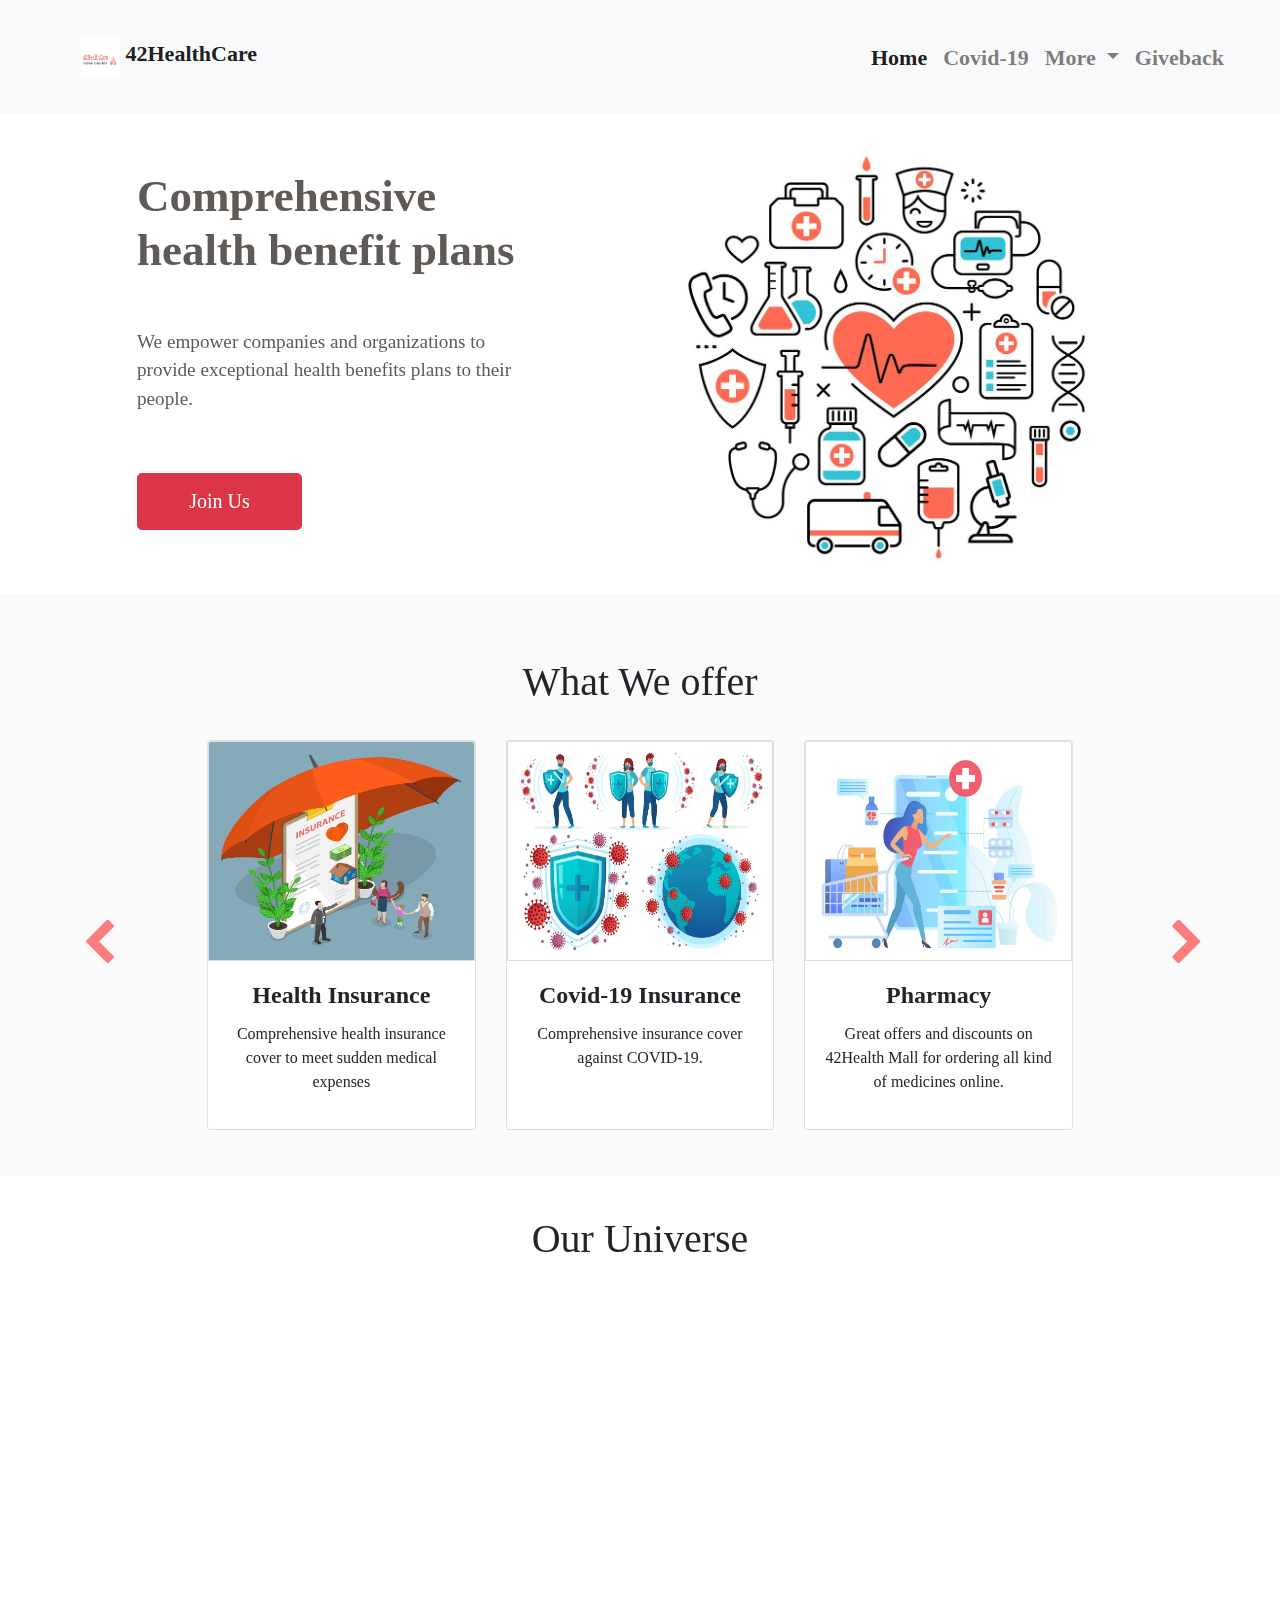
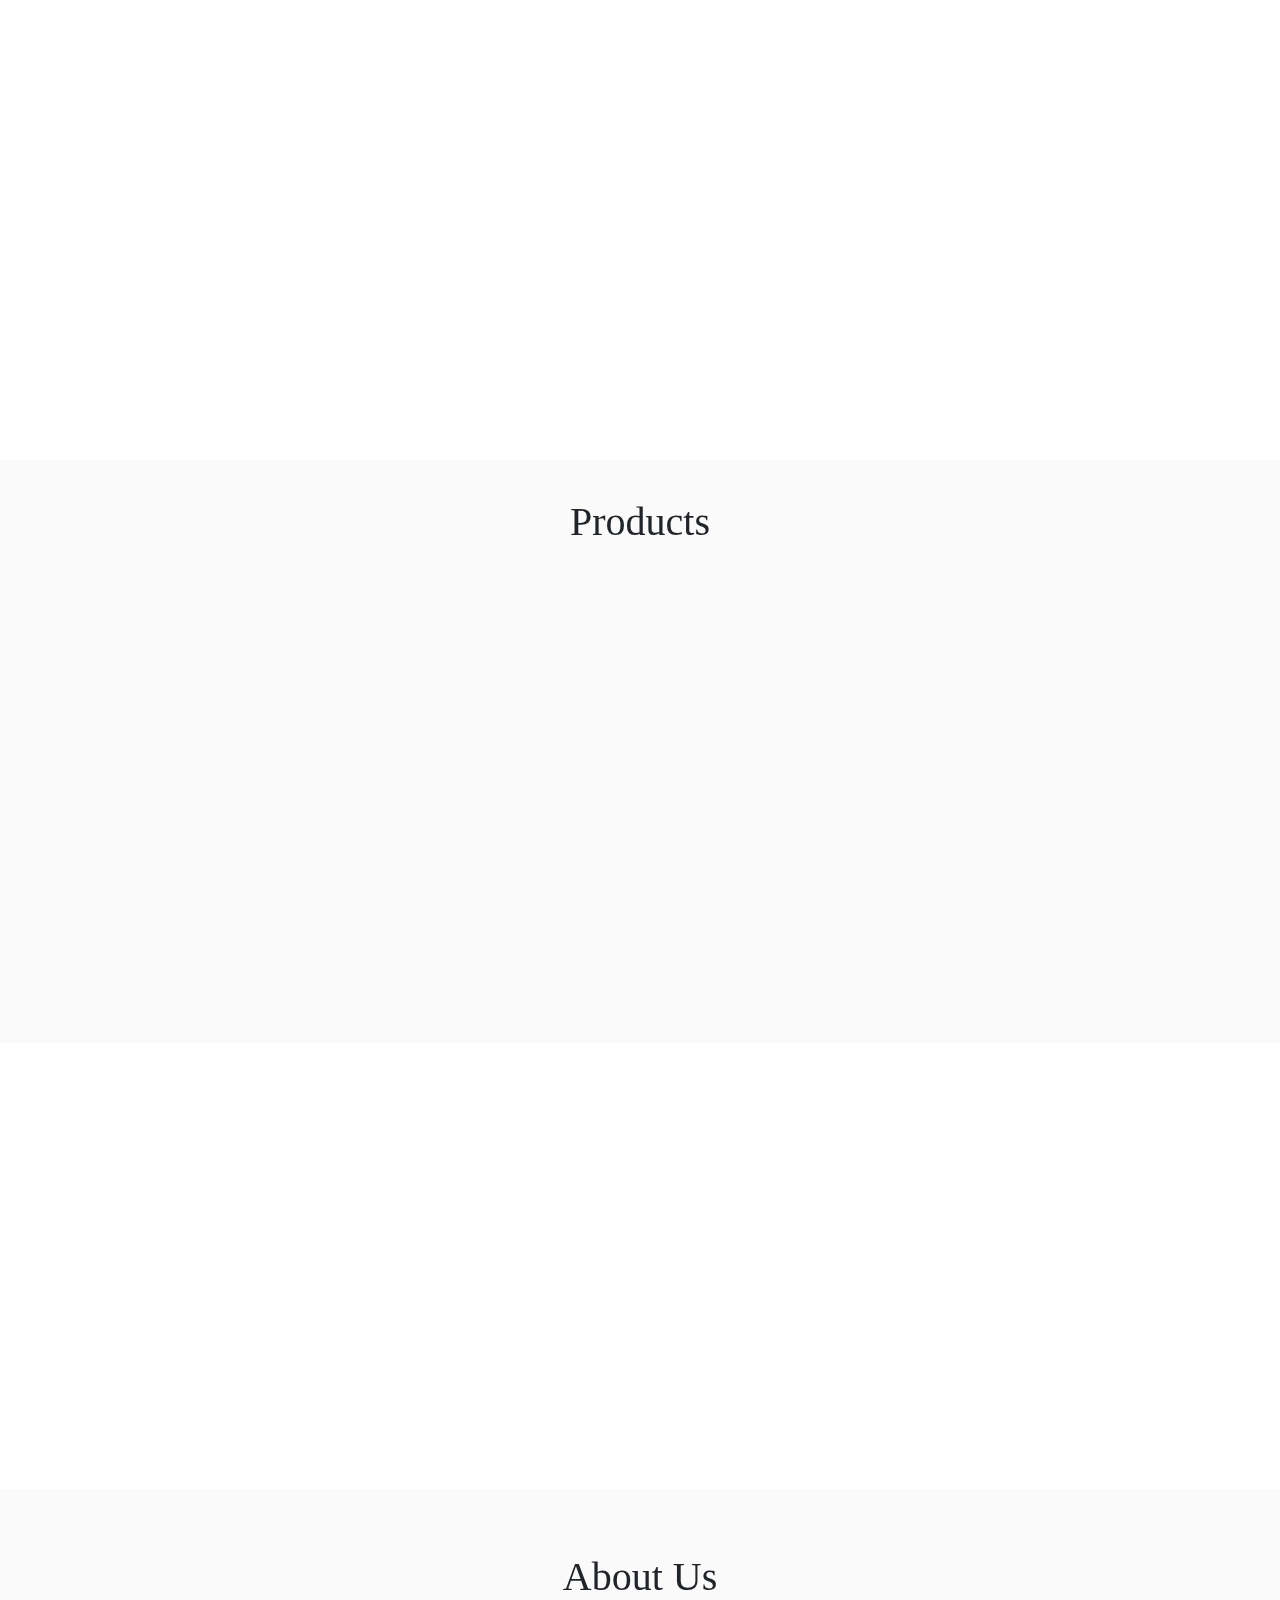
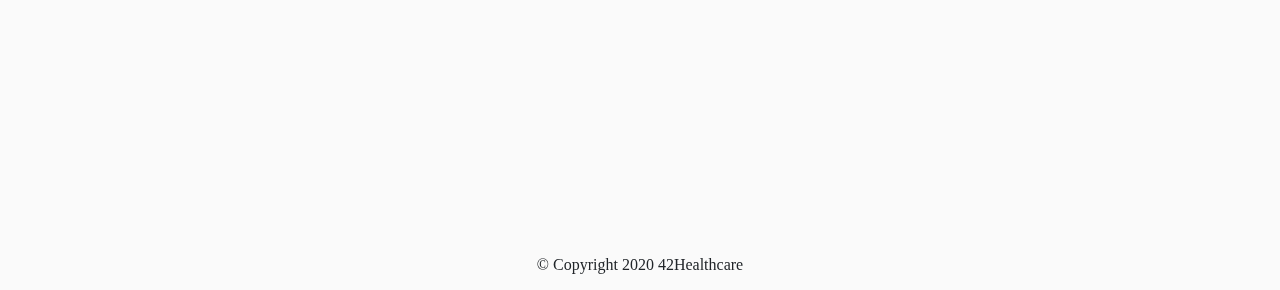
<file: index.html>
<!DOCTYPE html>
<html lang="en" dir="ltr">

<head>
  <meta charset="utf-8">
  <meta name="viewport" content="width=device-width, initial-scale=1">
  <title>42HealthCare</title>
  <link rel="stylesheet" href="https://stackpath.bootstrapcdn.com/bootstrap/4.3.1/css/bootstrap.min.css" integrity="sha384-ggOyR0iXCbMQv3Xipma34MD+dH/1fQ784/j6cY/iJTQUOhcWr7x9JvoRxT2MZw1T" crossorigin="anonymous">
  <link rel="stylesheet" href="https://stackpath.bootstrapcdn.com/font-awesome/4.7.0/css/font-awesome.min.css" type="text/css">
  <link rel="stylesheet" href="styles-1.css">
  <link href="https://unpkg.com/aos@2.3.1/dist/aos.css" rel="stylesheet">
</head>

<body>

  <!-- Navbar -->
  <!-- Image and text -->
  <nav class="navbar navbar-expand-lg navbar-light bg-light sticky-top">
    <a class="navbar-brand" href="index.html">
      <img src="images\42HealthCare.PNG" width="40" height="40" class="d-inline-block align-top" alt="">
      42HealthCare
    </a>
    <button class="navbar-toggler" type="button" data-toggle="collapse" data-target="#navbarNav" aria-controls="navbarNav" aria-expanded="false" aria-label="Toggle navigation">
      <span class="navbar-toggler-icon"></span>
    </button>
    <div class="collapse navbar-collapse" id="navbarNav">
      <ul class="navbar-nav ml-auto">
        <li class="nav-item ">
          <a href="#query_form" class="btn btn-danger btn-lg join-us-nav">Join Us</a>
        </li>
        <li class="nav-item active">
          <a class="nav-link" href="index.html">Home <span class="sr-only">(current)</span></a>
        </li>
        <li class="nav-item">
          <a class="nav-link" href="https://www.covid19india.org/" target="_blank">Covid-19</a>
        </li>
        <li class="nav-item dropdown">
          <a class="nav-link dropdown-toggle" href="#" id="navbarDropdownMenuLink" role="button" data-toggle="dropdown" aria-haspopup="true" aria-expanded="false">
            More
          </a>
          <div class="dropdown-menu" aria-labelledby="navbarDropdownMenuLink">
            <button class="btn btn-light dropdown-item faq-btn" type="button"  onclick="window.location.href='faq.html';">FAQs</button>
            <button class="btn btn-light dropdown-item blog-btn" type="button" onclick="window.location.href='blog.html';">Blog</button>
          </div>
        </li>
        <li class="nav-item">
          <a class="nav-link" href="giveback.html">Giveback</a>
        </li>
      </ul>
    </div>

  </nav>



  <div class="container-fluid container-1">
    <div class="row">
      <div class="col-lg-6 col-md-12 col-sm-12" style="height:100%">
        <h1>Comprehensive health benefit plans</h1>
        <p>We empower companies and organizations to provide exceptional health  benefits plans to their people.</p>
        <div class="join-us">
          <a href="#query_form" class="btn btn-danger btn-lg">Join Us</a>
        </div>
      </div>
      <div class="col-lg-6 col-md-12 col-sm-12">
        <img style="height:100%; width:75%;" src="images\3rd image.jpg" alt="Loading...">
      </div>
    </div>
  </div>


  <!-- <div class="container-fluid container-2 we-offer">
    <h1 style="text-align: center">We offer</h1>
    <div class="row row-1" data-aos="zoom-in">
      <div class="col-lg-3 col-md-6 col-sm-12 card-1" align="center">
        <img class="card-img-top" src="images\pexels-pixabay-268941.jpg" alt="Card image">
      </div>
      <div class="col-lg-9 col-md-6 col-sm-12 card-1" align="center">
        <p>We designed a unique integrated healthcare ecosystem to minimize the risk of getting a COVID-19 infection as much as possible.</p>
      </div>
    </div>

    <div class="row row-2" data-aos="zoom-in">
      <div class="col-lg-3 col-md-6 col-sm-12 card-1" align="center">
        <img class="card-img-top" src="images\photo-1494253109108-2e30c049369b.jpg" alt="Card image">
      </div>
      <div class="col-lg-9 col-md-6 col-sm-12 card-1" align="center">
        <p>
          We provide on-demand healthcare & wellness services such as Online Doctor Consultation, medicine delivery, Lab test at home, Psychological counselor access benefit, online fitness sessions, a nutritionist on call. -- create a box image and
          services originating from it.
        </p>
      </div>
    </div>

    <div class="row row-3" data-aos="zoom-in">
      <div class="col-lg-3 col-md-6 col-sm-12 card-1" align="center">
        <img class="card-img-top" src="images\photo-1494253109108-2e30c049369b.jpg" alt="Card image">
      </div>
      <div class="col-lg-9 col-md-6 col-sm-12 card-1" align="center">
        <p>
          Although we try our best to save you from infections and accidents but in an unfortunate event if it happens we have a range of financial protection plans for maintaining the economic well being of our members.
        </p>
      </div>
    </div>
  </div> -->

  <div class="container-fluid container-2-temp we-offer">
    <h1 style="text-align: center">What We offer</h1>
    <div id="carousel-example" class="carousel slide" data-ride="carousel" data-interval="5000">


      <div class="carousel-inner row w-100 mx-auto" role="listbox" align="center">
         <div class="carousel-item col-12 col-sm-12 col-md-6 col-lg-4 active">
          <div class="card mb-2">
            <img class="card-img-top" src="images\21952685.jpg" alt="Card image cap">
            <div class="card-body">
              <h4 class="card-title font-weight-bold">Health Insurance</h4>
              <p class="card-text">Comprehensive health insurance cover to meet sudden medical expenses</p>
            </div>
          </div>
        </div>
        <div class="carousel-item col-12 col-sm-12 col-md-6 col-lg-4">
          <div class="card mb-2">
            <img class="card-img-top" src="images\31651772.jpg" alt="Card image cap">
            <div class="card-body">
              <h4 class="card-title font-weight-bold">Covid-19 Insurance</h4>
              <p class="card-text">Comprehensive insurance cover against COVID-19.</p>
            </div>
          </div>
        </div>
        <div class="carousel-item col-12 col-sm-12 col-md-6 col-lg-4">
          <div class="card mb-2">
            <img class="card-img-top" src="images\pharmacy.jpg" alt="Card image cap">
            <div class="card-body">
              <h4 class="card-title font-weight-bold">Pharmacy</h4>
              <p class="card-text">Great offers and discounts on 42Health Mall for ordering all kind of medicines online.</p>
            </div>
          </div>
        </div>
        <div class="carousel-item col-12 col-sm-12 col-md-6 col-lg-4">
          <div class="card mb-2">
            <img class="card-img-top" src="images\27158052.jpg" alt="Card image cap">
            <div class="card-body">
              <h4 class="card-title font-weight-bold">Consultation</h4>
              <p class="card-text"> Unlimited specialist doctor consultations.</p>
            </div>
          </div>
        </div>
        <div class="carousel-item col-12 col-sm-12 col-md-6 col-lg-4">
          <div class="card mb-2">
            <img class="card-img-top" src="images\30059696.jpg" alt="Card image cap">
            <div class="card-body">
              <h4 class="card-title font-weight-bold">Lab Test</h4>
              <p class="card-text"> Book health checkups and get doorstep sample collection.</p>
            </div>
          </div>
        </div>
        <div class="carousel-item col-12 col-sm-12 col-md-6 col-lg-4">
          <div class="card mb-2">
            <img class="card-img-top" src="images\22962485.jpg" alt="Card image cap">
            <div class="card-body">
              <h4 class="card-title font-weight-bold">Wellness</h4>
              <p class="card-text">Personalized wellness plans to help members
              achieve their physical and emotional health goals.</p>
            </div>
          </div>
        </div>
        <div class="carousel-item col-12 col-sm-12 col-md-6 col-lg-4">
          <div class="card mb-2">
            <img class="card-img-top" src="images\26547479.jpg" alt="Card image cap">
            <div class="card-body">
              <h4 class="card-title font-weight-bold">Nutrition</h4>
              <p class="card-text">Personalized online coaching with nutritionists and dietitians for healthy food and nutrition.</p>
            </div>
          </div>
        </div>

          <div class="carousel-item col-12 col-sm-12 col-md-6 col-lg-4">
          <div class="card mb-2">
            <img class="card-img-top" src="images\20757136.jpg" alt="Card image cap">
            <div class="card-body">
              <h4 class="card-title font-weight-bold">24*7 Support</h4>
              <p class="card-text">Dedicated relationship managers to aid and support our members.</p>
            </div>
          </div>
        </div>

      </div>

      <a class="carousel-control-prev" href="#carousel-example" role="button" data-slide="prev">
        <i class="fa fa-chevron-left fa-3x" aria-hidden="true"></i>
                <span class="sr-only">Previous</span>
            </a>
            <a class="carousel-control-next" href="#carousel-example" role="button" data-slide="next">
                <i class="fa fa-chevron-right fa-3x" aria-hidden="true"></i>
                <span class="sr-only">Next</span>
            </a>
    </div>
  </div>


  <div class="container-fluid container-2-1 our-universe" align="center">
    <h1 style="text-align: center">Our Universe</h1>
    <div class="universe-image" data-aos="zoom-in" data-aos-easing="linear" data-aos-duration="500">
      <img class="card-img-top" src="images\13962102.jpg" alt="Card image">
    </div>

  </div>


  <!-- <div class="container-fluid container-3 benefts-to-schools">
    <h1 style="text-align: center">Benefits To Schools</h1>
    <div class="row">
      <div class="col-lg-4 col-md-6 col-sm-12 card-1" align="center" >
        <div class="card" style="width: 18rem;" data-aos="fade-right">
          <img class="card-img-top" src="images\photo-1494253109108-2e30c049369b.jpg" alt="Card image">
          <div class="card-body">
            <p class="card-text"><h4>Exclusive access to primary healthcare services</h4></p>
          </div>
        </div>
      </div>
      <div class="col-lg-4 col-md-6 col-sm-12 card-2" align="center">
        <div class="card" style="width: 18rem;" data-aos="fade-up">
          <img class="card-img-top" src="images\photo-1494253109108-2e30c049369b.jpg" alt="Card image">
          <div class="card-body">
            <p class="card-text"><h4> Improved attendance and reduced absenteeism</h4></p>
          </div>
        </div>
      </div>
      <div class="col-lg-4 col-md-6 col-sm-12 card-3" align="center">
        <div class="card" style="width: 18rem;" data-aos="fade-left">
          <img class="card-img-top" src="images\photo-1494253109108-2e30c049369b.jpg" alt="Card image">
          <div class="card-body">
            <p class="card-text"><h4>Better performance of students in exams</h4></p>
          </div>
        </div>
      </div>
    </div>
  </div> -->

  <div class="container-fluid container-4 products">
    <h1 style="text-align: center">Products</h1>
    <div class="row  product-cards">
      <div class="col col-lg-6 col-md-6 col-sm-12 card-1" align="center">
        <div class="card" style="width: 18rem;" data-aos="flip-up">
          <img class="card-img-top" src="images\26597748.jpg" alt="Card image">
          <div class="card-body">
            <p class="card-text"> Corporates and Organizations</p>
            <a href="product-corporate-1.html" class="btn btn-danger btn-lg">Know More </a>
          </div>
        </div>
      </div>
      <div class="col col-lg-6 col-md-6 col-sm-12" align="center">
        <div class="card d-flex" style="width: 18rem;" data-aos="flip-up">
          <img class="card-img-top" src="images\21070780.jpg" alt="Card image">
          <div class="card-body">
            <p class="card-text"> Educational Institutions </p>
            <a href="product-school.html" class="btn btn-danger btn-lg">Know More</a>
          </div>
        </div>
      </div>
    </div>
  </div>

  <!-- <div class="container-fluid container-5 why-us" align="center">
    <h1 style="text-align: center">Why Us</h1>
    <div id="carouselExampleControls" class="carousel slide" data-ride="carousel">
      <div class="carousel-inner" style="height:100%" align="center">
        <div class="carousel-item active">
          <img class="d-block w-75" style="height:30rem;" src="images\Telemedicine.jpeg" alt="First slide">
        </div>
        <div class="carousel-item">
          <img class="d-block w-75" style="height:30rem;" src="images\photo-1494253109108-2e30c049369b.jpg" alt="Second slide">
        </div>
        <div class="carousel-item">
          <img class="d-block w-75" style="height:30rem;" src="images\photo-1494253109108-2e30c049369b.jpg" alt="Third slide">
        </div>
      </div>
      <a class="carousel-control-prev" href="#carouselExampleControls" role="button" data-slide="prev">
        <span class="carousel-control-prev-icon" aria-hidden="true"></span>
        <span class="sr-only">Previous</span>
      </a>
      <a class="carousel-control-next" href="#carouselExampleControls" role="button" data-slide="next">
        <span class="carousel-control-next-icon" aria-hidden="true"></span>
        <span class="sr-only">Next</span>
      </a>
    </div>
  </div>

  <div class="container-fluid container-6  our-story" align="center">
    <h1>Our Story</h1>
    <p  data-aos="zoom-in">Over 3.2 billion school age children spend one third of their time in schools. Schools therefore, constitute a unique setting to help children and adolescents to develop a positive outlook on life and help them establish healthy lifestyles.
Global mortality and morbidity estimates in children and adolescents suggest that there is a significant needs for health promotion, prevention and health care services in schools , colleges and uiversities. Our founders started with a vision to  provide uninterrupted affordable primary healthcare  to every students and their families in India. We have seen students leaving their studies in between as they are unable to continue their studies because of accidental death of earning parents. We have seen parents enrolling their child into a substandard school beacuse of the skyroketing healthcare expanses as preventive healthcare services are not accessible.
Students and their famlies across India, deserve health care which must be affordable, personalized and easy-to-access . Health care that’s designed to help them grow and face the word with confidence.
We at Arbourvitae believe that access to quality primary healthcare is a fundamental right and Everyone at Arbourvitae, works together to turn this noble vision into a reality.
</p>
  </div> -->
<form id="query_form" action="query.php" method="post">
  <div class="container-fluid container-7 form">
    <h1 style="text-align: center" data-aos="fade-down">Care for your people? Join 42Health Club</h1>
    <div class="row">
      <div class="col col-lg-6 col-md-12 col-sm-12  col-xs-12" data-aos="fade-right">
        <div class="form-group row">
          <label for="inputName" class="col-lg-3 col-md-3 col-sm-6 col-form-label">Full Name</label>
          <div class="col col-lg-7 col-md-7 col-sm-12">
            <input name="inputName_name" type="text" class="form-control" id="inputName" placeholder="Name">
          </div>
        </div>
        <div class="form-group row">
          <label for="inputNumber" class="col-lg-3 col-md-3 col-sm-6 col-form-label">Contact No.</label>
          <div class="col col-lg-7 col-md-7 col-sm-12">
            <input name="inputNumber_name" type="tel" class="form-control" id="inputNumber" placeholder="Contact Number" pattern="[0-9]{10}">
          </div>
        </div>
        <div class="form-group row">
          <label for="inputEmail" class="col-lg-3 col-md-3 col-sm-6 col-form-label">Email*</label>
          <div class="col col-lg-7 col-md-7 col-sm-12">
            <input name="inputEmail_name" type="email" class="form-control" id="inputEmail" placeholder="Email" required>
          </div>
        </div>
      </div>
      <div class="col col-lg-6 col-md-12 col-sm-12  col-xs-12" data-aos="fade-left">

          <div class="form-group row">
            <label for="exampleFormControlTextarea1" class="col-lg-2 col-md-2 col-sm-12">Query</label>
            <textarea name="exampleFormControlTextarea1_name" class="form-control col-lg-10 col-md-10 col-sm-12" id="exampleFormControlTextarea1" rows="4" placeholder="I like the services, let's connect..."></textarea>
          </div>
        <input type="submit" class="btn btn-danger float-right" href = "query-success.html">
      </div>
    </div>
  </div>
</form>

  <div class="container-fluid container-8 about-us" style="">
    <h1 style="text-align: center;">About Us</h1>
    <div class="row" data-aos="fade-up">
      <div class="col-lg-6 col-md-6 col-sm-12" style="text-align: center;">
        <h2 style="text-align: center;">42HealthCare</h2>
        <span class="about-us-left">
          <i class="fa fa-facebook-official fa-2x" aria-hidden="true"></i>
          <i class="fa fa-twitter-square fa-2x" aria-hidden="true"></i>
          <i class="fa fa-instagram fa-2x" aria-hidden="true"></i>
          <i class="fa fa-linkedin-square fa-2x" aria-hidden="true"></i>
        </span>
      </div>
      <div class="col-lg-6 col-md-6 col-sm-12 address-details">
        <span style="text-align: center;">
          <i class="fa fa-address-book fa-2x" aria-hidden="true"></i>
          Sector 144, Noida, Uttar Pradesh<br>
          <i class="fa fa-phone-square fa-2x" aria-hidden="true"></i>+91-7753856515<br>
          <i class="fa fa-envelope fa-2x" aria-hidden="true"></i>
          contact@42healthcare.com<br></span>
      </div>
    </div>
  </div>

  <footer style="text-align: center;">&copy; Copyright 2020 42Healthcare</footer>

  <script src="https://code.jquery.com/jquery-3.3.1.slim.min.js" integrity="sha384-q8i/X+965DzO0rT7abK41JStQIAqVgRVzpbzo5smXKp4YfRvH+8abtTE1Pi6jizo" crossorigin="anonymous"></script>
  <script src="https://cdnjs.cloudflare.com/ajax/libs/popper.js/1.14.7/umd/popper.min.js" integrity="sha384-UO2eT0CpHqdSJQ6hJty5KVphtPhzWj9WO1clHTMGa3JDZwrnQq4sF86dIHNDz0W1" crossorigin="anonymous"></script>
  <script src="https://stackpath.bootstrapcdn.com/bootstrap/4.3.1/js/bootstrap.min.js" integrity="sha384-JjSmVgyd0p3pXB1rRibZUAYoIIy6OrQ6VrjIEaFf/nJGzIxFDsf4x0xIM+B07jRM" crossorigin="anonymous"></script>
  <script type="text/javascript">
var $zoho=$zoho || {};$zoho.salesiq = $zoho.salesiq ||
{widgetcode:"e5bffe7781b8b45c06a3988238c3f808b7a8b4648418f8a2fb29fb51812b90c65d543d1238489a4a948b3c46fa3ec557", values:{},ready:function(){}};
var d=document;s=d.createElement("script");s.type="text/javascript";s.id="zsiqscript";s.defer=true;
s.src="https://salesiq.zoho.in/widget";t=d.getElementsByTagName("script")[0];t.parentNode.insertBefore(s,t);d.write("<div id='zsiqwidget'></div>");
</script>
  <script type="text/javascript" src="scripts-1.js"></script>
  <script src="https://unpkg.com/aos@2.3.1/dist/aos.js"></script>
  <script>
    $(function() {
      AOS.init();
    });
  </script>
</body>
</html>
</file>
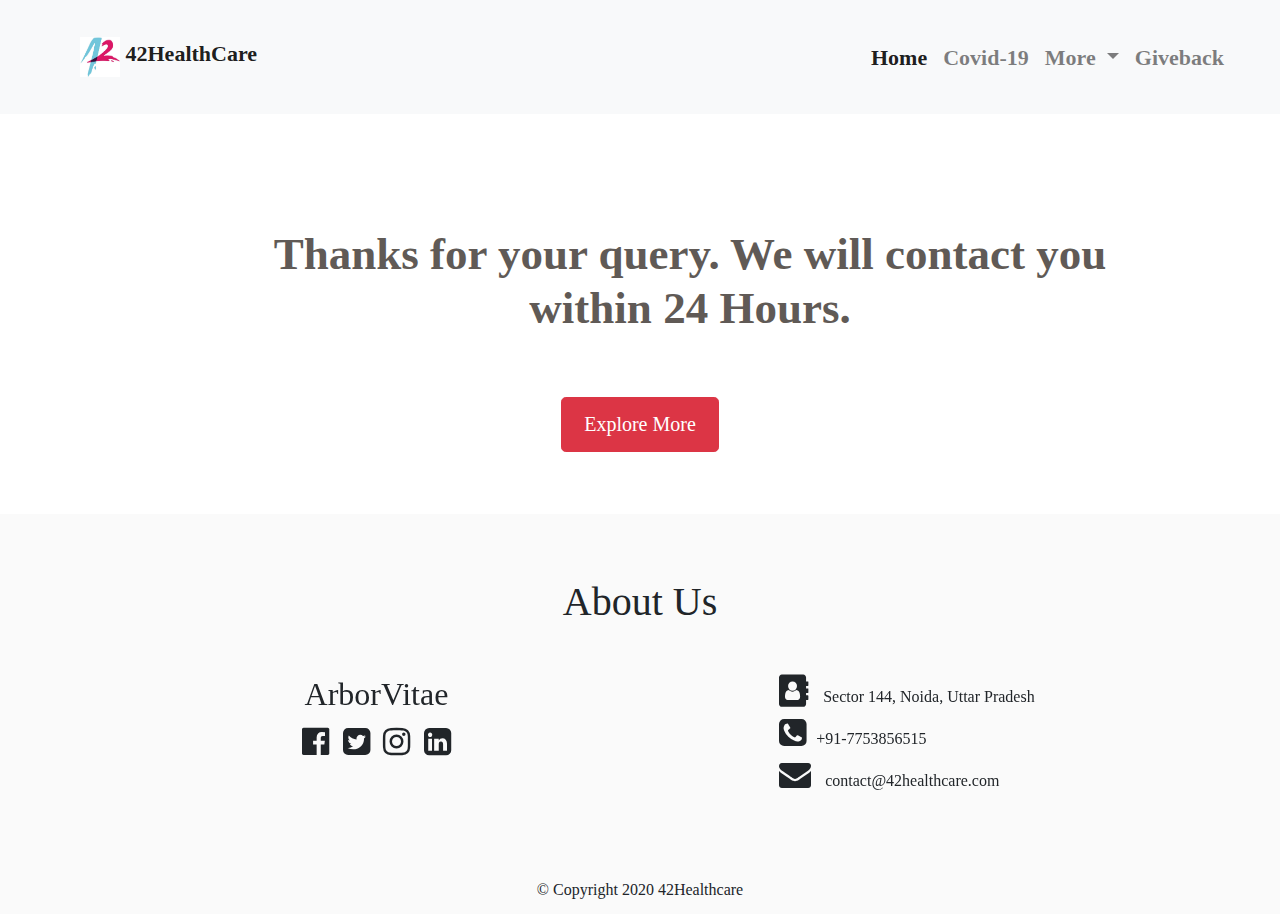
<file: blog.html>
<!DOCTYPE html>
<html lang="en" dir="ltr">

<head>
  <meta charset="utf-8">
  <meta name="viewport" content="width=device-width, initial-scale=1">
  <title>42HealthCare</title>
  <link rel="stylesheet" href="https://stackpath.bootstrapcdn.com/bootstrap/4.3.1/css/bootstrap.min.css" integrity="sha384-ggOyR0iXCbMQv3Xipma34MD+dH/1fQ784/j6cY/iJTQUOhcWr7x9JvoRxT2MZw1T" crossorigin="anonymous">
  <link rel="stylesheet" href="https://stackpath.bootstrapcdn.com/font-awesome/4.7.0/css/font-awesome.min.css" type="text/css">
  <link rel="stylesheet" href="blog.css">
  <link href="https://unpkg.com/aos@2.3.1/dist/aos.css" rel="stylesheet">
</head>

<body>

  <!-- Navbar -->
  <!-- Image and text -->
  <nav class="navbar navbar-expand-lg navbar-light bg-light sticky-top">
    <a class="navbar-brand" href="index.html">
      <img src="images\24171512.jpg" width="40" height="40" class="d-inline-block align-top" alt="">
      42HealthCare
    </a>
    <button class="navbar-toggler" type="button" data-toggle="collapse" data-target="#navbarNav" aria-controls="navbarNav" aria-expanded="false" aria-label="Toggle navigation">
      <span class="navbar-toggler-icon"></span>
    </button>
    <div class="collapse navbar-collapse" id="navbarNav">
      <ul class="navbar-nav ml-auto">
        <li class="nav-item ">
          <a href="#query_form" class="btn btn-danger btn-lg join-us-nav">Join Us</a>
        </li>
        <li class="nav-item active">
          <a class="nav-link" href="index.html">Home <span class="sr-only">(current)</span></a>
        </li>
        <li class="nav-item">
          <a class="nav-link" href="https://www.covid19india.org/" target="_blank">Covid-19</a>
        </li>
        <li class="nav-item dropdown">
          <a class="nav-link dropdown-toggle" href="#" id="navbarDropdownMenuLink" role="button" data-toggle="dropdown" aria-haspopup="true" aria-expanded="false">
            More
          </a>
          <div class="dropdown-menu" aria-labelledby="navbarDropdownMenuLink">
            <button class="btn btn-light dropdown-item faq-btn" type="button"  onclick="window.location.href='faq.html';">FAQs</button>
            <button class="btn btn-light dropdown-item blog-btn" type="button" onclick="window.location.href='blog.html';">Blog</button>
          </div>
        </li>
        <li class="nav-item">
          <a class="nav-link" href="#">Giveback</a>
        </li>
      </ul>
    </div>

  </nav>



  <div class="container-fluid container-1" align = "center">
    <div class="row">
      <div class="col-lg-12 col-md-12 col-sm-12" style="height:100%">
        <h1>Thanks for your query. We will contact you within 24 Hours.</h1>
        <div class="explore-more">
          <a href="index.html" class="btn btn-danger btn-lg">Explore More</a>
        </div>
      </div>
    </div>
  </div>



  <div class="container-fluid container-8 about-us" style="">
    <h1 style="text-align: center;">About Us</h1>
    <div class="row" data-aos="fade-up">
      <div class="col-lg-6 col-md-6 col-sm-12" style="text-align: center;">
        <h2 style="text-align: center;">ArborVitae</h2>
        <span class="about-us-left">
          <i class="fa fa-facebook-official fa-2x" aria-hidden="true"></i>
          <i class="fa fa-twitter-square fa-2x" aria-hidden="true"></i>
          <i class="fa fa-instagram fa-2x" aria-hidden="true"></i>
          <i class="fa fa-linkedin-square fa-2x" aria-hidden="true"></i>
        </span>
      </div>
      <div class="col-lg-6 col-md-6 col-sm-12">
        <span style="text-align: center;">
          <i class="fa fa-address-book fa-2x" aria-hidden="true"></i>
          Sector 144, Noida, Uttar Pradesh<br>
          <i class="fa fa-phone-square fa-2x" aria-hidden="true"></i>+91-7753856515<br>
          <i class="fa fa-envelope fa-2x" aria-hidden="true"></i>
          contact@42healthcare.com<br></span>
      </div>
    </div>
  </div>

  <footer style="text-align: center;">&copy; Copyright 2020 42Healthcare</footer>

  <script src="https://code.jquery.com/jquery-3.3.1.slim.min.js" integrity="sha384-q8i/X+965DzO0rT7abK41JStQIAqVgRVzpbzo5smXKp4YfRvH+8abtTE1Pi6jizo" crossorigin="anonymous"></script>
  <script src="https://cdnjs.cloudflare.com/ajax/libs/popper.js/1.14.7/umd/popper.min.js" integrity="sha384-UO2eT0CpHqdSJQ6hJty5KVphtPhzWj9WO1clHTMGa3JDZwrnQq4sF86dIHNDz0W1" crossorigin="anonymous"></script>
  <script src="https://stackpath.bootstrapcdn.com/bootstrap/4.3.1/js/bootstrap.min.js" integrity="sha384-JjSmVgyd0p3pXB1rRibZUAYoIIy6OrQ6VrjIEaFf/nJGzIxFDsf4x0xIM+B07jRM" crossorigin="anonymous"></script>
  <script type="text/javascript">
var $zoho=$zoho || {};$zoho.salesiq = $zoho.salesiq ||
{widgetcode:"e5bffe7781b8b45c06a3988238c3f808b7a8b4648418f8a2fb29fb51812b90c65d543d1238489a4a948b3c46fa3ec557", values:{},ready:function(){}};
var d=document;s=d.createElement("script");s.type="text/javascript";s.id="zsiqscript";s.defer=true;
s.src="https://salesiq.zoho.in/widget";t=d.getElementsByTagName("script")[0];t.parentNode.insertBefore(s,t);d.write("<div id='zsiqwidget'></div>");
</script>
  <script type="text/javascript" src="scripts-1.js"></script>
  <script src="https://unpkg.com/aos@2.3.1/dist/aos.js"></script>
  <script>
    $(function() {
      AOS.init();
    });
  </script>
</body>
</html>
</file>
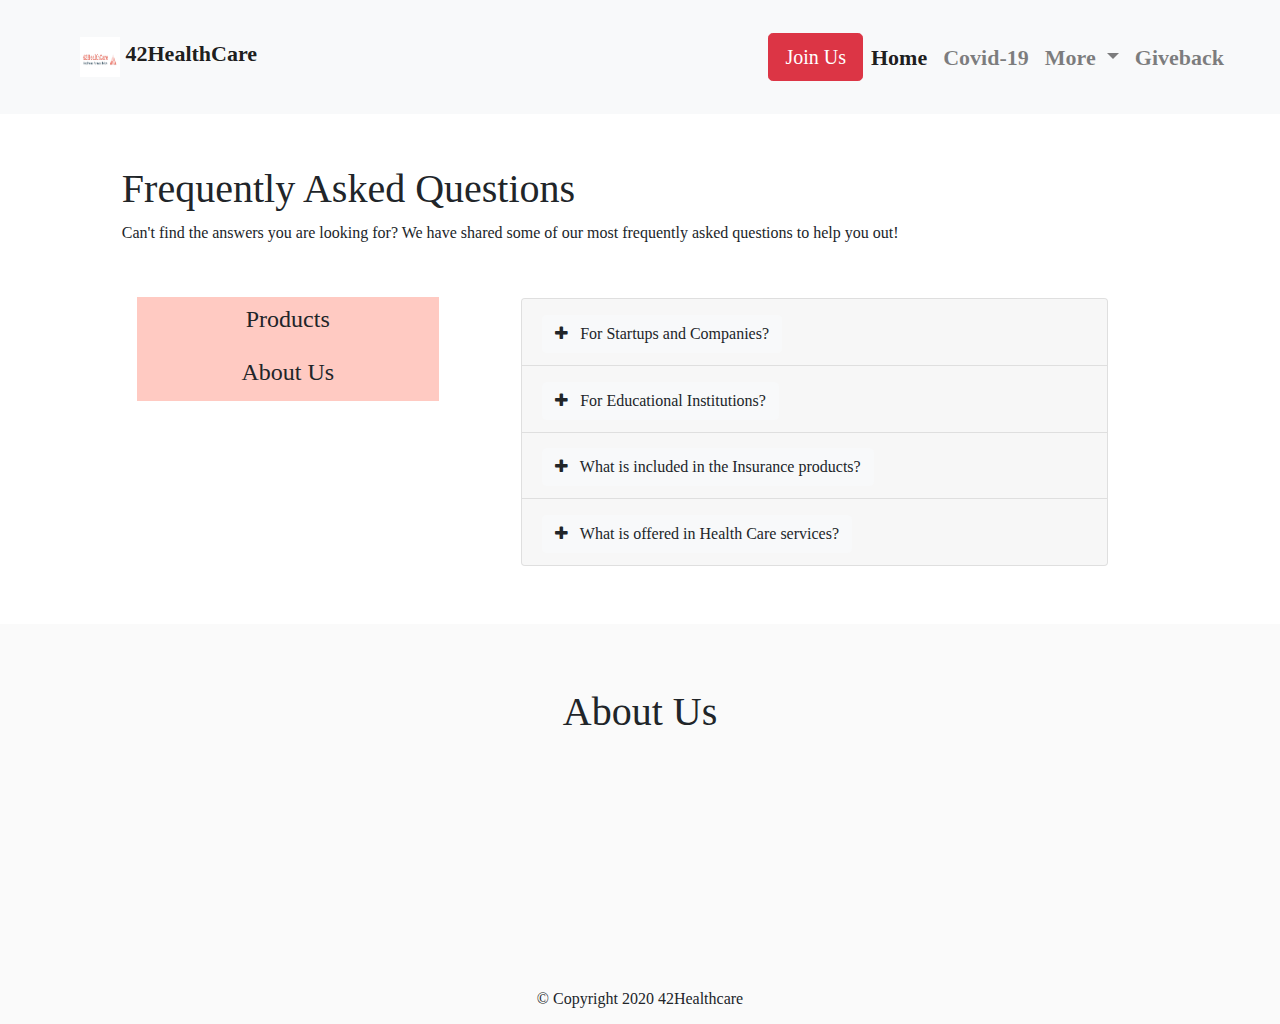
<file: faq.html>
<!DOCTYPE html>
<html lang="en" dir="ltr">

<head>
  <meta charset="utf-8">
  <meta name="viewport" content="width=device-width, initial-scale=1">
  <title>42HealthCare</title>
  <link rel="stylesheet" href="https://stackpath.bootstrapcdn.com/bootstrap/4.3.1/css/bootstrap.min.css" integrity="sha384-ggOyR0iXCbMQv3Xipma34MD+dH/1fQ784/j6cY/iJTQUOhcWr7x9JvoRxT2MZw1T" crossorigin="anonymous">
  <link rel="stylesheet" href="https://stackpath.bootstrapcdn.com/font-awesome/4.7.0/css/font-awesome.min.css" type="text/css">
  <link rel="stylesheet" href="faq.css">
  <link href="https://unpkg.com/aos@2.3.1/dist/aos.css" rel="stylesheet">
  <!-- <link rel="stylesheet" href="https://stackpath.bootstrapcdn.com/bootstrap/4.5.0/css/bootstrap.min.css"> -->
  <script src="https://code.jquery.com/jquery-3.5.1.min.js"></script>
  <script src="https://stackpath.bootstrapcdn.com/bootstrap/4.5.0/js/bootstrap.min.js"></script>
</head>

<body>

  <!-- Navbar -->
  <!-- Image and text -->
  <nav class="navbar navbar-expand-lg navbar-light bg-light sticky-top">
    <a class="navbar-brand" href="index.html">
      <img src="images\42HealthCare.PNG" width="40" height="40" class="d-inline-block align-top" alt="">
      42HealthCare
    </a>
    <button class="navbar-toggler" type="button" data-toggle="collapse" data-target="#navbarNav" aria-controls="navbarNav" aria-expanded="false" aria-label="Toggle navigation">
      <span class="navbar-toggler-icon"></span>
    </button>
    <div class="collapse navbar-collapse" id="navbarNav">
      <ul class="navbar-nav ml-auto">
        <li class="nav-item ">
          <a href="#query_form" class="btn btn-danger btn-lg join-us-nav">Join Us</a>
        </li>
        <li class="nav-item active">
          <a class="nav-link" href="index.html">Home <span class="sr-only"></span></a>
        </li>
        <li class="nav-item">
          <a class="nav-link" href="https://www.covid19india.org/" target="_blank">Covid-19</a>
        </li>
        <li class="nav-item dropdown">
          <a class="nav-link dropdown-toggle" href="#" id="navbarDropdownMenuLink" role="button" data-toggle="dropdown" aria-haspopup="true" aria-expanded="false">
            More
          </a>
          <div class="dropdown-menu" aria-labelledby="navbarDropdownMenuLink">
            <button class="btn btn-light dropdown-item faq-btn" type="button" onclick="window.location.href='faq.html';">FAQs</button>
            <button class="btn btn-light dropdown-item blog-btn" type="button" onclick="window.location.href='blog.html';">Blog</button>
          </div>
        </li>
        <li class="nav-item">
          <a class="nav-link" href="giveback.html">Giveback</a>
        </li>
      </ul>
    </div>

  </nav>



  <div class="container-fluid container-1 faqs">
    <div class="faq-heading">
      <h1>Frequently Asked Questions</h1>
      <p>Can't find the answers you are looking for? We have shared some of our most frequently asked questions to help you out!</p>
    </div>
    <div class="row">
      <div class="col col-md-1 col-lg-1 col-sm-0">

      </div>
      <div class="col col-md-3 col-lg-3 col-sm-12 left-category">
        <button class="products-btn btn btn-light" type="button" name="button">
          <h4>Products</h4>
        </button> <br>
        <button class="about-btn btn btn-light" type="button" name="button">
          <h4>About Us</h4>
        </button> <br>
      </div>
      <div class="col col-md-7 col-lg-7 col-sm-12 questions">
        <div class="products">
          <div class="bs-example">
            <div class="accordion" id="accordionExample">
              <div class="card">
                <div class="card-header" id="headingOne">
                  <h2 class="mb-0">
                    <button type="button" class="btn btn-light" data-toggle="collapse" data-target="#collapseOne"><i class="fa fa-plus"></i> For Startups and Companies?</button>
                  </h2>
                </div>
                <div id="collapseOne" class="collapse" aria-labelledby="headingOne" data-parent="#accordionExample">
                  <div class="card-body">
                    <p>We work with the best insurance companies and best in class healthcare providers to offer health benefit plans which include amazing health insurance with affordable premium and value-added healthcare services. </p>
                    <p>We currently offer Startup Group Health Insurance created and conceptualized by 42Healthcare in collaboration with our partner insurance companies.</p>
                  </div>
                </div>
              </div>
              <div class="card">
                <div class="card-header" id="headingTwo">
                  <h2 class="mb-0">
                    <button type="button" class="btn btn-light collapsed" data-toggle="collapse" data-target="#collapseTwo"><i class="fa fa-plus"></i> For Educational Institutions?</button>
                  </h2>
                </div>
                <div id="collapseTwo" class="collapse" aria-labelledby="headingTwo" data-parent="#accordionExample">
                  <div class="card-body">
                    <p>We currently offer Education protection Insurance, Teachers' health Insurance, and healthcare services. </p>
                  </div>
                </div>
              </div>
              <div class="card">
                <div class="card-header" id="headingThree">
                  <h2 class="mb-0">
                    <button type="button" class="btn btn-light collapsed" data-toggle="collapse" data-target="#collapseThree"><i class="fa fa-plus"></i> What is included in the Insurance products?</button>
                  </h2>
                </div>
                <div id="collapseThree" class="collapse" aria-labelledby="headingThree" data-parent="#accordionExample">
                  <div class="card-body">
                    <p>Our insurance services include: </p>
                    <p>Group health insurance. </p>
                    <p>Group COVID-19 insurance. </p>
                    <p>Group personal accident coverage. </p>
                    <p>Group Term Insurance.</p>
                  </div>
                </div>
              </div>
              <div class="card">
                <div class="card-header" id="headingFour">
                  <h2 class="mb-0">
                    <button type="button" class="btn btn-light collapsed" data-toggle="collapse" data-target="#collapseFour"><i class="fa fa-plus"></i> What is offered in Health Care services?</button>
                  </h2>
                </div>
                <div id="collapseFour" class="collapse" aria-labelledby="headingFour" data-parent="#accordionExample">
                  <div class="card-body">
                    <p>Unlimited free doctor consultation. </p>
                    <p>Discount on a lab test and pharmacy.</p>
                    <p>Wellness Coaches & Nutrition Services.</p>
                    <p>Dedicated Relationship Managers. </p>
                  </div>
                </div>
              </div>
            </div>
          </div>
        </div>

        <div class="about">
          <div class="bs-example">
            <div class="accordion" id="accordionExample">
              <div class="card">
                <div class="card-header" id="headingOne">
                  <h2 class="mb-0">
                    <button type="button" class="btn btn-light" data-toggle="collapse" data-target="#collapseOne"><i class="fa fa-plus"></i> What is 42HealthCare?</button>
                  </h2>
                </div>
                <div id="collapseOne" class="collapse" aria-labelledby="headingOne" data-parent="#accordionExample">
                  <div class="card-body">
                    <p>42Healthcare is transforming the very business model of health financing and healthcare services. By using technology and transparency into an industry that often lacks both, we’re creating an industry first, unique, and
                      personalized health benefit plan that is fast, affordable, and convenient. Unlike other health insurance companies and healthcare providers who work in silos and don't collaborate to create a great, affordable healthcare
                      experience, we intend to provide an integrated healthcare experience which combines insurance and healthcare services with a mission to reduce the out of pocket expenses as much as possible. We intend to work in synergy with the
                      National Digital Health Mission and want to contribute our bit in the vision and dream of our honorable Prime Minister Narendra Modi which is to create a national digital health ecosystem that supports universal health coverage
                      in an efficient, accessible, inclusive, affordable, timely and safe manner.
                    </p>
                  </div>
                </div>
              </div>
              <div class="card">
                <div class="card-header" id="headingTwo">
                  <h2 class="mb-0">
                    <button type="button" class="btn btn-light collapsed" data-toggle="collapse" data-target="#collapseTwo"><i class="fa fa-plus"></i> How is 42HealthCare business different from traditional insurance providers?</button>
                  </h2>
                </div>
                <div id="collapseTwo" class="collapse" aria-labelledby="headingTwo" data-parent="#accordionExample">
                  <div class="card-body">
                    <p>Integrated Healthcare System:</p>
                    <p>Integrated Health Care describes a system of health care providers that combines all necessary health care services of inpatient and outpatient health care with health insurance to provide the complete spectrum of medical care
                      for the insured. According to the World Health Organization (WHO), the approach of integrated health care stands for improved access to the family- and community-oriented primary care services ensure continuity of care through
                      an efficient and cost‐effective system of secondary and tertiary hospital care. 42HealthCare firmly believes in these principles and working towards building a cost-effective scalable solution.</p>
                    <p>Giveback Program: </p>
                    <p>Giveback is a unique feature of 42Healthcare in India where each year a percentage of premiums are donated to causes our policyholders to care about. We treat policyholders who care about the same causes as groups of believers
                      towards a cause. We at 42Healthcare use the premiums collected from each group to pay for the group's claims, giving back any leftover money to their common cause in collaboration with our amazing insurance partner companies.
                      This way, our customers enjoy amazing insurance, and society gets a little push for the better. Our inspiration for creating this program in India is Lemonade Insurance Company, USA and we really appreciate how they are
                      reinstating the trust of the policyholders in insurance.</p>
                  </div>
                </div>
              </div>
            </div>
          </div>
        </div>
      </div>
    </div>
  </div>


  <div class="container-fluid container-8 about-us" style="">
    <h1 style="text-align: center;">About Us</h1>
    <div class="row" data-aos="fade-up">
      <div class="col-lg-6 col-md-6 col-sm-12" style="text-align: center;">
        <h2 style="text-align: center;">42HealthCare</h2>
        <span class="about-us-left">
          <i class="fa fa-facebook-official fa-2x" aria-hidden="true"></i>
          <i class="fa fa-twitter-square fa-2x" aria-hidden="true"></i>
          <i class="fa fa-instagram fa-2x" aria-hidden="true"></i>
          <i class="fa fa-linkedin-square fa-2x" aria-hidden="true"></i>
        </span>
      </div>
      <div class="col-lg-6 col-md-6 col-sm-12 address-details">
        <span style="text-align: center;">
          <i class="fa fa-address-book fa-2x" aria-hidden="true"></i>
          Sector 144, Noida, Uttar Pradesh<br>
          <i class="fa fa-phone-square fa-2x" aria-hidden="true"></i>+91-7753856515<br>
          <i class="fa fa-envelope fa-2x" aria-hidden="true"></i>
          contact@42healthcare.com<br></span>
      </div>
    </div>
  </div>

  <footer style="text-align: center;">&copy; Copyright 2020 42Healthcare</footer>

  <script src="https://code.jquery.com/jquery-3.3.1.slim.min.js" integrity="sha384-q8i/X+965DzO0rT7abK41JStQIAqVgRVzpbzo5smXKp4YfRvH+8abtTE1Pi6jizo" crossorigin="anonymous"></script>
  <script src="https://cdnjs.cloudflare.com/ajax/libs/popper.js/1.14.7/umd/popper.min.js" integrity="sha384-UO2eT0CpHqdSJQ6hJty5KVphtPhzWj9WO1clHTMGa3JDZwrnQq4sF86dIHNDz0W1" crossorigin="anonymous"></script>
  <script type="text/javascript">
    var $zoho = $zoho || {};
    $zoho.salesiq = $zoho.salesiq || {
      widgetcode: "e5bffe7781b8b45c06a3988238c3f808b7a8b4648418f8a2fb29fb51812b90c65d543d1238489a4a948b3c46fa3ec557",
      values: {},
      ready: function() {}
    };
    var d = document;
    s = d.createElement("script");
    s.type = "text/javascript";
    s.id = "zsiqscript";
    s.defer = true;
    s.src = "https://salesiq.zoho.in/widget";
    t = d.getElementsByTagName("script")[0];
    t.parentNode.insertBefore(s, t);
    d.write("<div id='zsiqwidget'></div>");
  </script>
  <script type="text/javascript" src="faq.js"></script>
  <script src="https://unpkg.com/aos@2.3.1/dist/aos.js"></script>
  <script>
    $(function() {
      AOS.init();
    });
  </script>
</body>

</html>
</file>
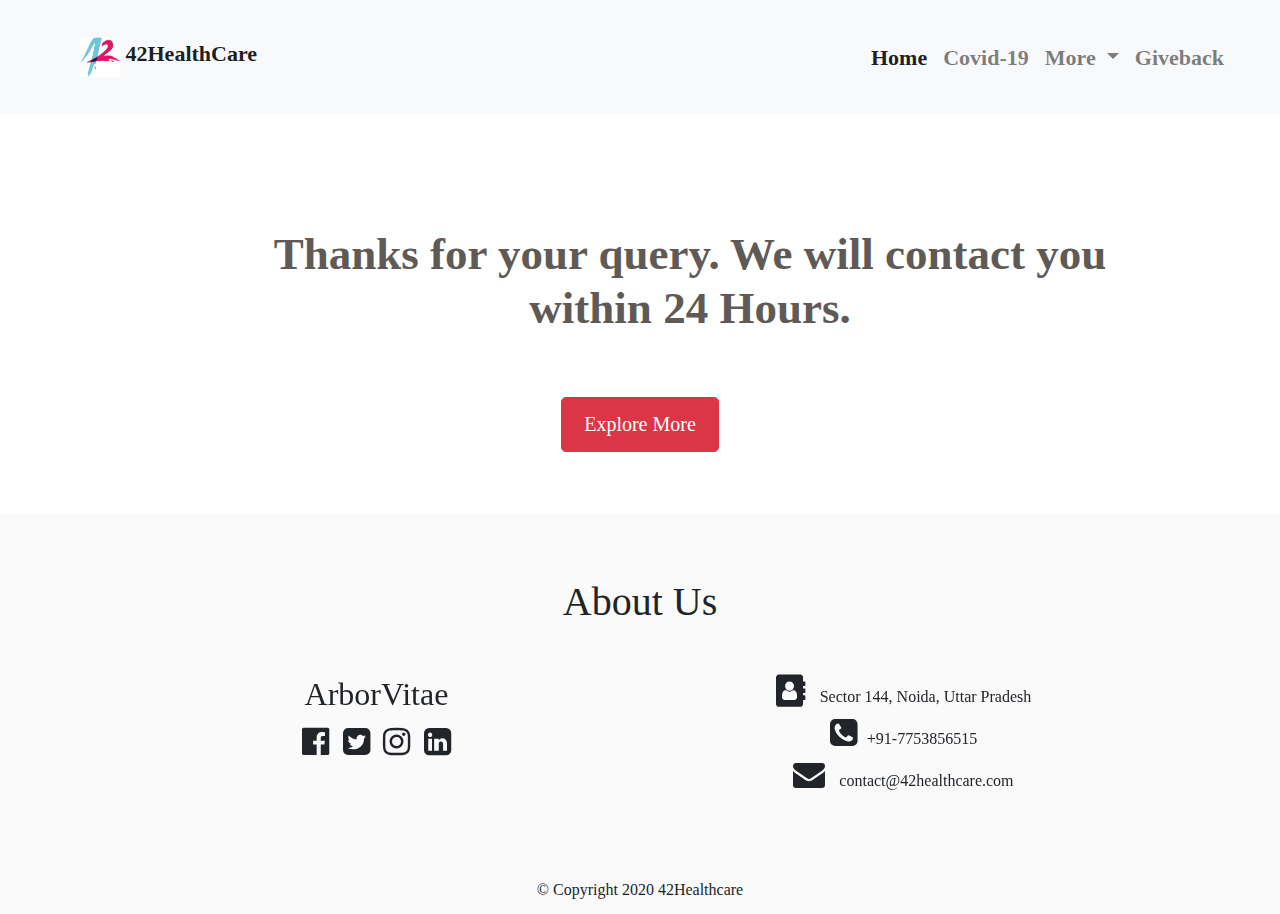
<file: query-success.html>
<!DOCTYPE html>
<html lang="en" dir="ltr">

<head>
  <meta charset="utf-8">
  <meta name="viewport" content="width=device-width, initial-scale=1">
  <title>42HealthCare</title>
  <link rel="stylesheet" href="https://stackpath.bootstrapcdn.com/bootstrap/4.3.1/css/bootstrap.min.css" integrity="sha384-ggOyR0iXCbMQv3Xipma34MD+dH/1fQ784/j6cY/iJTQUOhcWr7x9JvoRxT2MZw1T" crossorigin="anonymous">
  <link rel="stylesheet" href="https://stackpath.bootstrapcdn.com/font-awesome/4.7.0/css/font-awesome.min.css" type="text/css">
  <link rel="stylesheet" href="query-success.css">
  <link href="https://unpkg.com/aos@2.3.1/dist/aos.css" rel="stylesheet">
</head>

<body>

  <!-- Navbar -->
  <!-- Image and text -->
  <nav class="navbar navbar-expand-lg navbar-light bg-light sticky-top">
    <a class="navbar-brand" href="index.html">
      <img src="images\24171512.jpg" width="40" height="40" class="d-inline-block align-top" alt="">
      42HealthCare
    </a>
    <button class="navbar-toggler" type="button" data-toggle="collapse" data-target="#navbarNav" aria-controls="navbarNav" aria-expanded="false" aria-label="Toggle navigation">
      <span class="navbar-toggler-icon"></span>
    </button>
    <div class="collapse navbar-collapse" id="navbarNav">
      <ul class="navbar-nav ml-auto">
        <li class="nav-item ">
          <a href="#query_form" class="btn btn-danger btn-lg join-us-nav">Join Us</a>
        </li>
        <li class="nav-item active">
          <a class="nav-link" href="index.html">Home <span class="sr-only">(current)</span></a>
        </li>
        <li class="nav-item">
          <a class="nav-link" href="https://www.covid19india.org/" target="_blank">Covid-19</a>
        </li>
        <li class="nav-item dropdown">
          <a class="nav-link dropdown-toggle" href="#" id="navbarDropdownMenuLink" role="button" data-toggle="dropdown" aria-haspopup="true" aria-expanded="false">
            More
          </a>
          <div class="dropdown-menu" aria-labelledby="navbarDropdownMenuLink">
            <button class="btn btn-light dropdown-item faq-btn" type="button" href="#">FAQs</button>
            <button class="btn btn-light dropdown-item blog-btn" type="button" href="#">Blog</button>
          </div>
        </li>
        <li class="nav-item">
          <a class="nav-link" href="#">Giveback</a>
        </li>
      </ul>
    </div>

  </nav>



  <div class="container-fluid container-1" align = "center">
    <div class="row">
      <div class="col-lg-12 col-md-12 col-sm-12" style="height:100%">
        <h1>Thanks for your query. We will contact you within 24 Hours.</h1>
        <div class="explore-more">
          <a href="index.html" class="btn btn-danger btn-lg">Explore More</a>
        </div>
      </div>
    </div>
  </div>



  <div class="container-fluid container-8 about-us" style="">
    <h1 style="text-align: center;">About Us</h1>
    <div class="row" data-aos="fade-up">
      <div class="col-lg-6 col-md-6 col-sm-12" style="text-align: center;">
        <h2 style="text-align: center;">ArborVitae</h2>
        <span class="about-us-left">
          <i class="fa fa-facebook-official fa-2x" aria-hidden="true"></i>
          <i class="fa fa-twitter-square fa-2x" aria-hidden="true"></i>
          <i class="fa fa-instagram fa-2x" aria-hidden="true"></i>
          <i class="fa fa-linkedin-square fa-2x" aria-hidden="true"></i>
        </span>
      </div>
      <div class="col-lg-6 col-md-6 col-sm-12" align="center">
        <span style="text-align: center;">
          <i class="fa fa-address-book fa-2x" aria-hidden="true"></i>
          Sector 144, Noida, Uttar Pradesh<br>
          <i class="fa fa-phone-square fa-2x" aria-hidden="true"></i>+91-7753856515<br>
          <i class="fa fa-envelope fa-2x" aria-hidden="true"></i>
          contact@42healthcare.com<br></span>
      </div>
    </div>
  </div>

  <footer style="text-align: center;">&copy; Copyright 2020 42Healthcare</footer>

  <script src="https://code.jquery.com/jquery-3.3.1.slim.min.js" integrity="sha384-q8i/X+965DzO0rT7abK41JStQIAqVgRVzpbzo5smXKp4YfRvH+8abtTE1Pi6jizo" crossorigin="anonymous"></script>
  <script src="https://cdnjs.cloudflare.com/ajax/libs/popper.js/1.14.7/umd/popper.min.js" integrity="sha384-UO2eT0CpHqdSJQ6hJty5KVphtPhzWj9WO1clHTMGa3JDZwrnQq4sF86dIHNDz0W1" crossorigin="anonymous"></script>
  <script src="https://stackpath.bootstrapcdn.com/bootstrap/4.3.1/js/bootstrap.min.js" integrity="sha384-JjSmVgyd0p3pXB1rRibZUAYoIIy6OrQ6VrjIEaFf/nJGzIxFDsf4x0xIM+B07jRM" crossorigin="anonymous"></script>
  <script type="text/javascript">
var $zoho=$zoho || {};$zoho.salesiq = $zoho.salesiq ||
{widgetcode:"e5bffe7781b8b45c06a3988238c3f808b7a8b4648418f8a2fb29fb51812b90c65d543d1238489a4a948b3c46fa3ec557", values:{},ready:function(){}};
var d=document;s=d.createElement("script");s.type="text/javascript";s.id="zsiqscript";s.defer=true;
s.src="https://salesiq.zoho.in/widget";t=d.getElementsByTagName("script")[0];t.parentNode.insertBefore(s,t);d.write("<div id='zsiqwidget'></div>");
</script>
  <script type="text/javascript" src="scripts-1.js"></script>
  <script src="https://unpkg.com/aos@2.3.1/dist/aos.js"></script>
  <script>
    $(function() {
      AOS.init();
    });
  </script>
</body>
</html>
</file>
<file: styles-1.css>
html {
  font-size: 100%;
}

body {
  margin: 0;
  width: 100%;

}

* {
  box-sizing: border-box;
  font-family: 'Merriweather', serif;

}


.navbar {
  padding: 2rem 3rem 2rem 5rem;
  font-size: 22px;
  font-weight: bold;
  /* font-family: 'Bebas Neue', cursive; */
}

.navbar-brand {
  font-size: 22px;
  font-weight: bold;
  /* font-family: 'Bebas Neue', cursive; */
}

.dropdown-menu {
  margin: 0 0 0 0;
  border-radius: 40px;
  padding: 0 0 0 0;
}

.dropdown-menu:hover {
  display: block;
}

.dropdown-item {
  margin: 0 0 0 0;
  font-size: 22px;
  font-weight: bold;
  /* font-family: 'Bebas Neue', cursive; */
  background-color: #fafafa;
  text-align: center;
  width: 12rem;
}

.dropdown-item:hover {
  background-color: #e3e3e3;
}

.faq-btn {
  margin: 0 0 0 0;
  border-radius: 40px 40px 0 0;
  padding: 3rem 3rem 1.5rem 3rem;
}

.blog-btn {
  margin: 0 0 0 0;
  border-radius:  0 0 40px 40px;
  padding: 1.5rem 3rem 3rem 3rem;
}

.join-us-nav {
  visibility: hidden;
}

.scrolled {
  visibility: visible;
  margin: 0 2rem 0 0;
  padding: 0.5rem 2rem 0.5rem 2rem;
}

.container-1 {
  background-color: white;
  /* background-image: image("Background1.jpg"); */
  color: #605a56;

}

.container-1 h1 {
    padding: 9% 12% 0 20%;
    /* font-family: 'Asap Condensed', sans-serif; */
    /* font-family: 'Martel Sans', sans-serif; */
    font-family: 'Merriweather', serif;
    font-size: 45px;
    font-weight: bolder;
}

.container-1 p {
  justify-content: center;
  padding: 7% 16% 0 20%;
  /* font-family: 'Asap Condensed', sans-serif; */
  font-size: 120%
}

.join-us{
  padding: 7% 10% 5% 20%;
}

.container-1 a {
  padding: 3% 12%;
}

.container-1 img {
  /* z-index: -1; */
}

.container-2 {

  background-color: #fafafa;
  padding: 3% 10% 3% 10%;
  /* z-index: 1;
  margin-top: -50%; */
}

.container-2 .row-1 {
  margin: 0 0 2% 0;
  border-style: solid;
  border-width: 0.5px;
  border-radius: 15px;
  border-color: #c7b198;
}

.container-2 .row-1:hover{
  border-color: #dee3e2;
  transform: scale(1.07);
  box-shadow: 10px 10px 4px #dee3e2;
}

.container-2 .row-2 {
  margin: 0 0 2% 0;
  border-style: solid;
  border-width: 0.5px;
  border-radius: 15px;
  border-color: #c7b198;
}

.container-2 .row-2:hover{
  border-color: #dee3e2;
  transform: scale(1.07);
  box-shadow: 10px 10px 4px #dee3e2;
}

.container-2 .row-3 {
  margin: 0 0 2% 0;
  border-style: solid;
  border-width: 0.5px;
  border-radius: 15px;
  border-color: #c7b198;
}

.container-2 .row-3:hover{
  border-color: #dee3e2;
  transform: scale(1.07);
  box-shadow: 10px 10px 4px #dee3e2;
}

.container-2 p {
  padding: 7% 0 0 0;
}

.container-2-1 {
  background-color: white;
  padding: 3% 10% 3% 10%;
}

.container-2-1 h1{
  background-color: white;
  padding: 0 0 3% 0;
}

.container-2-1 img {
  height: 60%;
  width: 80%;
}

.container-2-temp {
  background-color: #fafafa;
  padding: 3% 0 3% 0;
}

.container-2-temp h1{
  background-color: #fafafa;
  padding: 2% 10% 2% 10%;
}

.carousel-inner {
  padding: 0 15% 0 15%;
}

.carousel-control-prev {
  margin: 0 10% 0 0;
}

.carousel-control-next {
  margin: 0 0 0 10%;
}

.fa-chevron-left, .fa-chevron-right {
  color: red;
  /* background-color:#f09ae9; */
  width: 15%;
  height: 10%;
  /* border-radius: 100%;
  padding: 7% 1% 5% 1%; */
}


.carousel-indicators{
   top:0px;
}

.controls-top {

}

.container-2-temp .card {
  width: 100%;
  height: 415px;
  /* margin: 0 10% 0 0; */
}

@media (min-width: 576px) {
  .container-2-temp .card {
    width: 100%;
    height: 425px;
    /* margin: 0 10% 0 0; */
  }
}

@media (min-width: 768px) {
  .container-2-temp .card {
    width: 100%;
    height: 420px;
    /* margin: 0 10% 0 0; */
  }
}

@media (min-width: 991px) {
  .container-2-temp .card {
    width: 100%;
    height: 390px;
    /* margin: 0 10% 0 0; */
  }
}

.container-2-temp img {
  border-style: solid;
  border-width: 0.5px;
  border-color: inherit;
  width: 100%;
  height: 220px;
}



.container-3 {
  background-color: #fafafa;
  padding: 3% 10% 3% 10%;
}

.container-3 h1 {
  padding: 0 0 3% 0;
}

.container-3 .card-1{
  padding: 0 0 4% 0;
}

.container-3 .card-2{
  padding: 0 0 4% 0;
}

.container-3 .card-3{
  padding: 0 0 4% 0;
}

.container-4 {
  background-color: #fafafa;
  padding: 3% 10% 3% 10%;
}

.container-4 h1{
  text-align: center;
  padding: 0 0 3% 0;
}

.container-4 p {
  font-weight: bold;
  font-size: 24px;
}

.product-cards .card-1{
  padding: 0 0 4% 0;
}

.product-cards .card-2{
  padding: 0 0 4% 0;
}

.container-5 {
  margin: 0;
  padding: 5% 10% 5% 10%;
}

.container-5 h1 {
  margin: 0;
  text-align: center;
  padding: 0 0 5% 0;
}

.container-6 {
  margin: 0;
  background-color: #fafafa;
  padding: 5% 10% 5% 10%;
}

.container-6 h1 {
  margin: 0;
  text-align: center;
  padding: 0 0 3% 0;
}

.container-6 p{
  margin: 0;
  text-align: center;
  width: 60%;
}

.container-7 {
  padding: 5% 10% 5% 10%;
}

.container-7 h1{
  text-align: center;
  padding: 0 0 4% 0;
}

.form-group {
  padding: 0 4% 4% 4%;
}

.container-8{
  background-color: #fafafa;
  padding: 5% 10% 5% 10%;
}

.container-8 h1{
  text-align: center;
  padding: 0 0 4% 0;
}

.fa-facebook-official, .fa-twitter-square, .fa-instagram, .fa-linkedin-square {
  padding: 1% 1% 8% 1%;
}

.fa-address-book, .fa-phone-square, .fa-envelope {
  margin: 0 0 0 25%;
  padding: 0 2% 2% 0;
}

footer {
  background-color: #fafafa;
  padding: 1% 10% 1% 10%;
  text-align: center;
}

@media (min-width: 768px) and (max-width: 991px) {
    /* Show 4th slide on md if col-md-4*/
    .carousel-inner .active.col-md-4.carousel-item + .carousel-item + .carousel-item + .carousel-item {
        position: absolute;
        top: 0;
        right: -33.3333%;  /*change this with javascript in the future*/
        z-index: -1;
        display: block;
        visibility: visible;
    }
}
@media (min-width: 576px) and (max-width: 768px) {
    /* Show 3rd slide on sm if col-sm-6*/
    .carousel-inner .active.col-sm-6.carousel-item + .carousel-item + .carousel-item {
        position: absolute;
        top: 0;
        right: -50%;  /*change this with javascript in the future*/
        z-index: -1;
        display: block;
        visibility: visible;
    }
}
@media (min-width: 576px) {
    .carousel-item {
        margin-right: 0;
    }
    /* show 2 items */
    .carousel-inner .active {
        display: block;
    }
    .carousel-inner .carousel-item.active:not(.carousel-item-right):not(.carousel-item-left),
    .carousel-inner .carousel-item.active:not(.carousel-item-right):not(.carousel-item-left) {
        transition: none;
    }
    .carousel-inner .carousel-item-next {
        position: relative;
        transform: translate3d(0, 0, 0);
    }
    /* left or forward direction */
    .active.carousel-item-left + .carousel-item-next.carousel-item-left,
    .carousel-item-next.carousel-item-left,
    .carousel-item-next.carousel-item-left + .carousel-item {
        position: relative;
        transform: translate3d(-100%, 0, 0);
        visibility: visible;
    }
    /* farthest right hidden item must be also positioned for animations */
    .carousel-inner .carousel-item-prev.carousel-item-right {
        position: absolute;
        top: 0;
        left: 0;
        z-index: -1;
        display: block;
        visibility: visible;
    }
    /* right or prev direction */
    .active.carousel-item-right + .carousel-item-prev.carousel-item-right,
    .carousel-item-prev.carousel-item-right ,
    .carousel-item-prev.carousel-item-right + .carousel-item {
        position: relative;
        transform: translate3d(100%, 0, 0);
        visibility: visible;
        display: block;
        visibility: visible;
    }
}
/* MD */
@media (min-width: 768px) {
    /* show 3rd of 3 item slide */
    .carousel-inner .active + .carousel-item {
        display: block;
    }
    .carousel-inner .carousel-item.active:not(.carousel-item-right):not(.carousel-item-left) + .carousel-item {
        transition: none;
    }
    .carousel-inner .carousel-item-next {
        position: relative;
        transform: translate3d(0, 0, 0);
    }
    /* left or forward direction */
    .carousel-item-next.carousel-item-left + .carousel-item + .carousel-item  {
        position: relative;
        transform: translate3d(-100%, 0, 0);
        visibility: visible;
    }
    /* right or prev direction */
    .carousel-item-prev.carousel-item-right + .carousel-item + .carousel-item {
        position: relative;
        transform: translate3d(100%, 0, 0);
        visibility: visible;
        display: block;
        visibility: visible;
    }
}
/* LG */
@media (min-width: 991px) {
    /* show 4th item */
    .carousel-inner .active + .carousel-item + .carousel-item{
        display: block;
    }
    .carousel-inner .carousel-item.active:not(.carousel-item-right):not(.carousel-item-left) + .carousel-item + .carousel-item {
        transition: none;
    }
    /* Show 5th slide on lg if col-lg-3 */
    .carousel-inner .active.col-lg-4.carousel-item + .carousel-item + .carousel-item + .carousel-item {
        position: absolute;
        top: 0;
        right: -25%;  /*change this with javascript in the future*/
        z-index: -1;
        display: block;
        visibility: visible;
    }
    /* left or forward direction */
    .carousel-item-next.carousel-item-left + .carousel-item + .carousel-item + .carousel-item {
        position: relative;
        transform: translate3d(-100%, 0, 0);
        visibility: visible;
    }
    /* right or prev direction //t - previous slide direction last item animation fix */
    .carousel-item-prev.carousel-item-right + .carousel-item + .carousel-item + .carousel-item {
        position: relative;
        transform: translate3d(100%, 0, 0);
        visibility: visible;
        display: block;
        visibility: visible;
    }
}
</file>
<file: blog.css>
html {
  font-size: 100%;
}

body {
  margin: 0;
  width: 100%;

}

* {
  box-sizing: border-box;
  font-family: 'Merriweather', serif;

}


.navbar {
  padding: 2rem 3rem 2rem 5rem;
  font-size: 22px;
  font-weight: bold;
  /* font-family: 'Bebas Neue', cursive; */
}

.navbar-brand {
  font-size: 22px;
  font-weight: bold;
  /* font-family: 'Bebas Neue', cursive; */
}

.dropdown-menu {
  margin: 0 0 0 0;
  border-radius: 40px;
  padding: 0 0 0 0;
}

.dropdown-menu:hover {
  display: block;
}

.dropdown-item {
  margin: 0 0 0 0;
  font-size: 22px;
  font-weight: bold;
  /* font-family: 'Bebas Neue', cursive; */
  background-color: #fafafa;
  text-align: center;
  width: 12rem;
}

.dropdown-item:hover {
  background-color: #e3e3e3;
}

.faq-btn {
  margin: 0 0 0 0;
  border-radius: 40px 40px 0 0;
  padding: 3rem 3rem 1.5rem 3rem;
}

.blog-btn {
  margin: 0 0 0 0;
  border-radius:  0 0 40px 40px;
  padding: 1.5rem 3rem 3rem 3rem;
}

.join-us-nav {
  visibility: hidden;
}

.scrolled {
  visibility: visible;
  margin: 0 2rem 0 0;
  padding: 0.5rem 2rem 0.5rem 2rem;
}

.container-1 {
  background-color: white;
  /* background-image: image("Background1.jpg"); */
  color: #605a56;

}

.container-1 h1 {
    padding: 9% 12% 0 20%;
    /* font-family: 'Asap Condensed', sans-serif; */
    /* font-family: 'Martel Sans', sans-serif; */
    font-family: 'Merriweather', serif;
    font-size: 45px;
    font-weight: bolder;
}

.container-1 p {
  justify-content: center;
  padding: 7% 16% 0 20%;
  /* font-family: 'Asap Condensed', sans-serif; */
  font-size: 120%
}

.explore-more{
  margin: 5% 5% 5% 5%;
}

.container-1 a {
  padding: 1% 2%;
}

.container-1 img {
  /* z-index: -1; */
}


.container-8{
  background-color: #fafafa;
  padding: 5% 10% 5% 10%;
}

.container-8 h1{
  text-align: center;
  padding: 0 0 4% 0;
}

.fa-facebook-official, .fa-twitter-square, .fa-instagram, .fa-linkedin-square {
  padding: 1% 1% 8% 1%;
}

.fa-address-book, .fa-phone-square, .fa-envelope {
  margin: 0 0 0 25%;
  padding: 0 2% 2% 0;
}

footer {
  background-color: #fafafa;
  padding: 1% 10% 1% 10%;
  text-align: center;
}
</file>
<file: faq.css>
html {
  font-size: 100%;
}

body {
  margin: 0;
  width: 100%;

}

* {
  box-sizing: border-box;
  font-family: 'Merriweather', serif;

}


.navbar {
  padding: 2rem 3rem 2rem 5rem;
  font-size: 22px;
  font-weight: bold;
  /* font-family: 'Bebas Neue', cursive; */
}

.navbar-brand {
  font-size: 22px;
  font-weight: bold;
  /* font-family: 'Bebas Neue', cursive; */
}

.dropdown-menu {
  margin: 0 0 0 0;
  border-radius: 40px;
  padding: 0 0 0 0;
}

.dropdown-menu:hover {
  display: block;
}

.dropdown-item {
  margin: 0 0 0 0;
  font-size: 22px;
  font-weight: bold;
  /* font-family: 'Bebas Neue', cursive; */
  background-color: #fafafa;
  text-align: center;
  width: 12rem;
}

.dropdown-item:hover {
  background-color: #e3e3e3;
}

.faq-btn {
  margin: 0 0 0 0;
  border-radius: 40px 40px 0 0;
  padding: 3rem 3rem 1.5rem 3rem;
}

.blog-btn {
  margin: 0 0 0 0;
  border-radius:  0 0 40px 40px;
  padding: 1.5rem 3rem 3rem 3rem;
}

.join-us-nav {
  visibility: visible;
}

.scrolled {
  visibility: visible;
  margin: 0 2rem 0 0;
  padding: 0.5rem 2rem 0.5rem 2rem;
}


.container-1 {
  background-color: white;
  padding: 4%;
}

.faq-heading {
  padding: 0 0 2% 6%;
}

.left-category {
  height: 70%;
  /* margin-left: 2%; */
  /* padding: 1% 5% 0 3%; */
  margin-top: 1%;
  padding: 0 0 0 0;
  background-color: #ffcac2;
}

.left-category .btn {
  padding-top: 2.5%;
  align-items: baseline;
  width: inherit;
    background-color: #ffcac2;
    border-color: #ffcac2;
    /* border-bottom: 0.5px solid #ec0101; */
}

.left-category .btn:hover {
  transform: scale(1.1);
  border-bottom: 0.5px solid #ffcac2;
}

/* .left-category :hover {
    background-color: #f8bd7f;
    border-color: #f8bd7f;
} */

.bs-example{
        padding: 2% 3% 1% 10%;
    }
    .accordion .fa{
      margin-right: 0.5rem;
    }

.services {
  display: none;
}

.about {
  display: none;
}


.container-8 {
  background-color: #fafafa;
  padding: 5% 10% 5% 10%;
}

.container-8 h1 {
  text-align: center;
  padding: 0 0 4% 0;
}

.fa-facebook-official, .fa-twitter-square, .fa-instagram, .fa-linkedin-square {
  padding: 1% 1% 8% 1%;
}

.fa-address-book, .fa-phone-square, .fa-envelope {
  margin: 0 0 0 25%;
  padding: 0 2% 2% 0;
}

footer {
  background-color: #fafafa;
  padding: 1% 10% 1% 10%;
  text-align: center;
}
</file>
<file: query-success.css>
html {
  font-size: 100%;
}

body {
  margin: 0;
  width: 100%;

}

* {
  box-sizing: border-box;
  font-family: 'Merriweather', serif;

}


.navbar {
  padding: 2rem 3rem 2rem 5rem;
  font-size: 22px;
  font-weight: bold;
  /* font-family: 'Bebas Neue', cursive; */
}

.navbar-brand {
  font-size: 22px;
  font-weight: bold;
  /* font-family: 'Bebas Neue', cursive; */
}

.dropdown-menu {
  margin: 0 0 0 0;
  border-radius: 40px;
  padding: 0 0 0 0;
}

.dropdown-menu:hover {
  display: block;
}

.dropdown-item {
  margin: 0 0 0 0;
  font-size: 22px;
  font-weight: bold;
  /* font-family: 'Bebas Neue', cursive; */
  background-color: #fafafa;
  text-align: center;
  width: 12rem;
}

.dropdown-item:hover {
  background-color: #e3e3e3;
}

.faq-btn {
  margin: 0 0 0 0;
  border-radius: 40px 40px 0 0;
  padding: 3rem 3rem 1.5rem 3rem;
}

.blog-btn {
  margin: 0 0 0 0;
  border-radius:  0 0 40px 40px;
  padding: 1.5rem 3rem 3rem 3rem;
}

.join-us-nav {
  visibility: hidden;
}

.scrolled {
  visibility: visible;
  margin: 0 2rem 0 0;
  padding: 0.5rem 2rem 0.5rem 2rem;
}

.container-1 {
  background-color: white;
  /* background-image: image("Background1.jpg"); */
  color: #605a56;

}

.container-1 h1 {
    padding: 9% 12% 0 20%;
    /* font-family: 'Asap Condensed', sans-serif; */
    /* font-family: 'Martel Sans', sans-serif; */
    font-family: 'Merriweather', serif;
    font-size: 45px;
    font-weight: bolder;
}

.container-1 p {
  justify-content: center;
  padding: 7% 16% 0 20%;
  /* font-family: 'Asap Condensed', sans-serif; */
  font-size: 120%
}

.explore-more{
  margin: 5% 5% 5% 5%;
}

.container-1 a {
  padding: 1% 2%;
}

.container-1 img {
  /* z-index: -1; */
}


.container-8{
  background-color: #fafafa;
  padding: 5% 10% 5% 10%;
}

.container-8 h1{
  text-align: center;
  padding: 0 0 4% 0;
}

.fa-facebook-official, .fa-twitter-square, .fa-instagram, .fa-linkedin-square {
  padding: 1% 1% 8% 1%;
}

.fa-address-book, .fa-phone-square, .fa-envelope {
  padding: 0 2% 2% 0;
}

footer {
  background-color: #fafafa;
  padding: 1% 10% 1% 10%;
  text-align: center;
}
</file>
